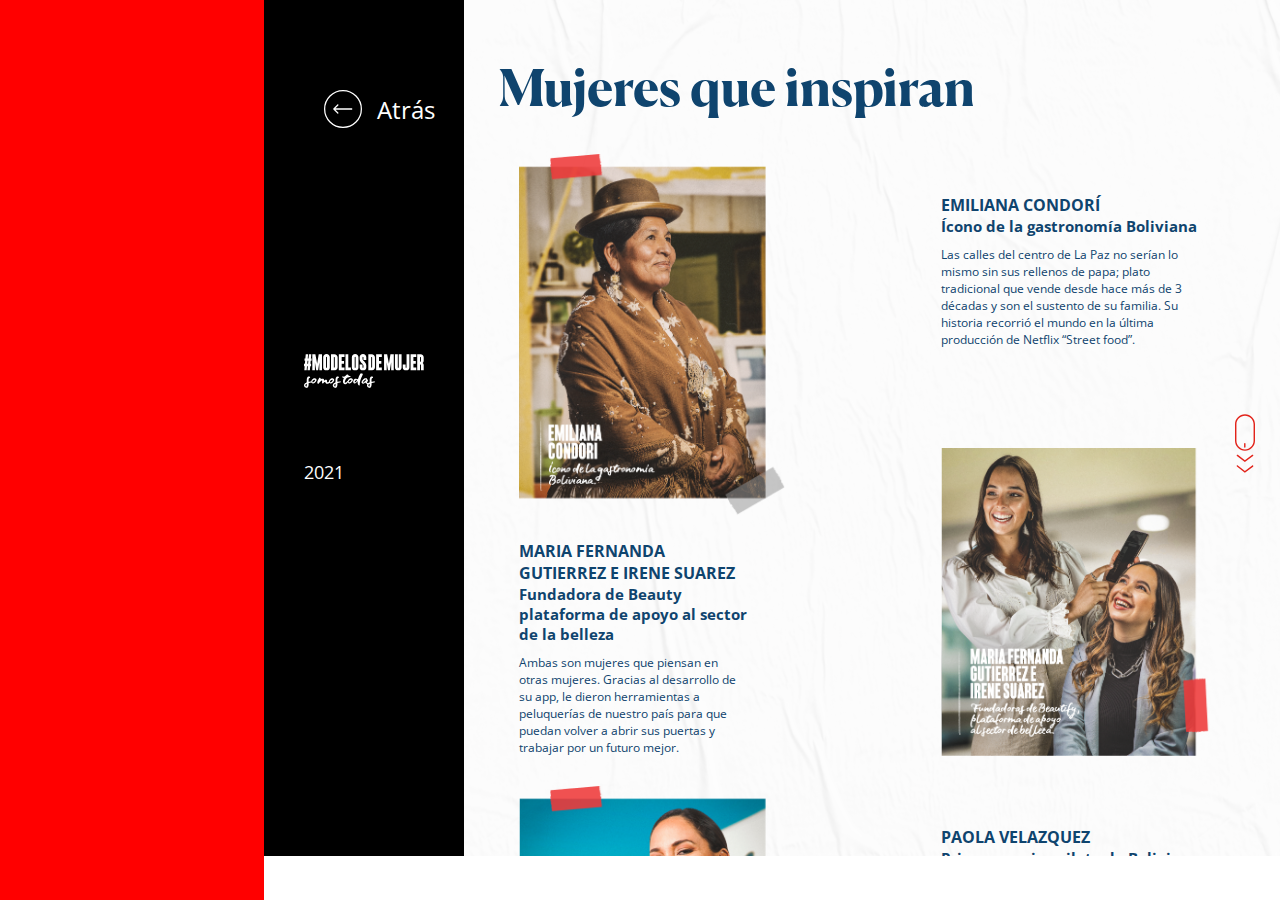
<file: inspiration.html>
<!DOCTYPE html>
<html lang="en">
<head>
    <meta charset="UTF-8">
    <meta http-equiv="X-UA-Compatible" content="IE=edge">
    <meta name="viewport" content="width=device-width, initial-scale=1.0">
    <title>Document</title>
    <link rel="stylesheet" href="css/styles.css">
    <link rel="stylesheet" type="text/css" href="vendor/slick/slick.css" />
</head>
<body>
    <main>
        <aside class="navigation"></aside>
        <div class="abi-inpiration--page">
            <section class="abi-main-section">
                <aside class="abi-main-section-menu">
                    <a class="goback" href="/">
                        <span class="icon-go-back"></span> Atrás
                    </a>
                    <nav class="abi-main-section-menu-nav">
                        <img src="/img/menu-logo.svg" alt="">
                        <ul>
                            <li>
                                 <a href="">2021</a>
                            </li>
                        </ul>
                    </nav>
                </aside>
                <section class="abi-main-section-container abi-women-inpiration">
                    <h2>Mujeres que inspiran</h2>
                    <section class="abi-slide--inspiration">
                        <div class="abi-inspiration--cases">
                            <div class="abi-inspiration-women">
                                <div class="inpiration-women-image">
                                    <img src="/img/inpiration/img-1.png" alt="">
                                </div>
                                <article>
                                    <h3>EMILIANA CONDORÍ </h3>
                                    <b>Ícono de la gastronomía Boliviana</b>
                                    <p>
                                        Las calles del centro de La Paz no serían lo mismo sin sus rellenos de papa;
                                        plato tradicional que vende desde hace más de 3 décadas y son el sustento de su familia. 
                                        Su historia recorrió el mundo en la última producción de Netflix “Street food”.
                                    </p>
                                </article>
                            </div>
                            <div class="abi-inspiration-women reverse">
                                <div class="inpiration-women-image">
                                    <img src="/img/inpiration/img-2.png" alt="">
                                </div>
                                <article>
                                    <h3>MARIA FERNANDA GUTIERREZ E IRENE SUAREZ</h3>
                                    <b>Fundadora de Beauty plataforma de apoyo al sector de la belleza</b>
                                    <p>
                                        Ambas son mujeres que piensan en otras mujeres. Gracias al desarrollo de su app,
                                        le dieron herramientas a peluquerías de nuestro país para que puedan volver a
                                        abrir sus puertas y trabajar por un futuro mejor.
                                    </p>
                                </article>
                            </div>
                        </div>
                        
                        <div class="abi-inspiration--cases">
                            <div class="abi-inspiration-women">
                                <div class="inpiration-women-image">
                                    <img src="/img/inpiration/img-3.png" alt="">
                                </div>
                                <article>
                                    <h3>PAOLA VELAZQUEZ</h3>
                                    <b>Primera mujer piloto de Bolivia</b>
                                    <p>
                                        Un ejemplo y una fuente de inspiración para todas aquellas mujeres que quieren ser pilotos de su propio destino.
                                    </p>
                                </article>
                            </div>
                            <div class="abi-inspiration-women reverse">
                                <div class="inpiration-women-image">
                                    <img src="/img/inpiration/img-4.png" alt="">
                                </div>
                                <article>
                                    <h3>SAAVEDRA ORDOÑEZ</h3>
                                    <b>Líder potosina nacida para inspirar y ayudar</b>
                                    <p>
                                        Su misión es clara, erradicar el machismo en el hogar.
                                        Gracias a diferentes charlas e iniciativas lleva adelante esta lucha utilizando como arma la educación.
                                    </p>
                                </article>
                            </div>
                        </div>

                        <div class="abi-inspiration--cases one-case">
                            <div class="abi-inspiration-women">
                                <div class="inpiration-women-image">
                                    <img src="/img/inpiration/img-5.png" alt="">
                                </div>
                                <article>
                                    <h3>SHARON PEREZ</h3>
                                    <b>Artista. Revalorizando la esencia del pueblo afroboliviano</b>
                                    <p>
                                        Sus obras reflejan la identidad del pueblo afroboliviano y ayudan a romper los estereotipos.
                                        Además ella promueve el desarrollo de otros artistas que comparten su misma visión: rescatar la esencia de nuestras raíces.
                                    </p>
                                </article>
                            </div>
                        </div>
                    </section>
                    <nav class="abi-slide--inspiration-dots"></nav>
                </section>
            </section>
        </div>
    </main>
</body>
<script src="http://ajax.googleapis.com/ajax/libs/jquery/3.1.0/jquery.min.js"></script>
<script type="text/javascript" src="vendor/slick/slick.min.js"></script>
<script type="text/javascript" src="js/womenModel.js"></script>
<script>
</script>
</html>
</file>
<file: css/styles.css>
@import url("https://fonts.googleapis.com/css2?family=Open+Sans:ital,wght@0,300;0,400;0,600;0,700;0,800;1,300;1,400;1,600;1,700;1,800&display=swap");
html,
body,
main {
  height: 100%;
  width: 100%; }

main {
  display: flex; }

.abi-main--page,
.abi-inpiration--page {
  width: 100%;
  height: calc(100vh - 44px); }

.abi-main--wrapper-sections {
  width: fit-content;
  height: 100%;
  overflow-y: auto;
  scroll-behavior: smooth;
  scrollbar-color: #E2231A rgba(221, 221, 221, 0.6);
  scrollbar-width: thin;
  /* Track */
  /* Handle */ }
  .abi-main--wrapper-sections::-webkit-scrollbar {
    width: 10px; }
  .abi-main--wrapper-sections::-webkit-scrollbar-track {
    border-radius: 0px;
    background-color: rgba(221, 221, 221, 0.6); }
  .abi-main--wrapper-sections::-webkit-scrollbar-thumb {
    background: #E2231A;
    border-radius: 0px; }

.abi-main-section {
  display: flex;
  justify-content: space-between;
  height: 100%;
  width: 100%; }
  @media (max-width: 900px) {
    .abi-main-section {
      flex-wrap: wrap; } }
  .abi-main-section .abi-main-section-menu {
    min-width: 285px;
    max-width: 585px;
    width: 40%;
    height: 100%;
    background-color: #000000;
    display: flex;
    justify-content: center;
    align-items: center;
    position: relative; }
    .abi-main-section .abi-main-section-menu .goback {
      text-decoration: none;
      cursor: pointer;
      display: flex;
      justify-content: center;
      align-items: center;
      position: absolute;
      background-color: #000000;
      top: 10vh;
      left: 60px;
      color: #FFF;
      font-size: 24px;
      font-family: 'Open Sans', sans-serif; }
      .abi-main-section .abi-main-section-menu .goback .icon-go-back {
        display: inline-block;
        width: 3vw;
        height: 3vw;
        max-width: 54px;
        max-height: 54px;
        min-width: 34px;
        min-height: 34px;
        background-image: url("../img/icons/go-back.svg");
        background-position: center;
        background-size: cover;
        background-repeat: no-repeat;
        margin-right: 15px; }
    .abi-main-section .abi-main-section-menu .abi-main-section-menu-nav {
      padding: 0px 40px;
      max-width: 408px; }
      .abi-main-section .abi-main-section-menu .abi-main-section-menu-nav img {
        width: 100%; }
      .abi-main-section .abi-main-section-menu .abi-main-section-menu-nav ul {
        margin-top: 50px; }
        .abi-main-section .abi-main-section-menu .abi-main-section-menu-nav ul li {
          color: #FFF;
          font-size: 18px;
          font-family: 'Open Sans', sans-serif;
          padding: 18px 0px; }
          .abi-main-section .abi-main-section-menu .abi-main-section-menu-nav ul li.slick-active a {
            font-weight: bold; }
          .abi-main-section .abi-main-section-menu .abi-main-section-menu-nav ul li a {
            transition: 0.6s all;
            text-decoration: none;
            color: #FFF;
            font-size: 18px;
            font-family: 'Open Sans', sans-serif; }
    @media (max-width: 1280px) {
      .abi-main-section .abi-main-section-menu {
        width: 20%; } }
    @media (max-width: 1000px) {
      .abi-main-section .abi-main-section-menu {
        min-width: 180px; } }
    @media (max-width: 900px) {
      .abi-main-section .abi-main-section-menu {
        min-width: 100% !important;
        max-width: unset;
        width: 100%;
        height: 359px; }
        .abi-main-section .abi-main-section-menu .goback {
          top: 49px;
          right: 29px;
          left: unset;
          margin-right: 0px;
          color: transparent;
          font-size: 0px;
          font-family: 'Open Sans', sans-serif; }
        .abi-main-section .abi-main-section-menu .abi-main-section-menu-nav {
          margin-top: 30px; }
          .abi-main-section .abi-main-section-menu .abi-main-section-menu-nav img {
            max-width: 300px; }
          .abi-main-section .abi-main-section-menu .abi-main-section-menu-nav ul {
            margin-top: 10px; }
            .abi-main-section .abi-main-section-menu .abi-main-section-menu-nav ul li {
              padding: 8px 0px;
              font-size: 16px; }
              .abi-main-section .abi-main-section-menu .abi-main-section-menu-nav ul li a {
                font-size: 16px; } }
  .abi-main-section .abi-main-section-container {
    padding: 30px 70px 70px 35px;
    width: fit-content;
    min-width: 800px;
    background-image: url("/img/Textura_papel.svg");
    background-size: cover;
    background-position: top;
    background-repeat: no-repeat;
    position: relative;
    overflow-x: hidden;
    overflow-y: auto; }
    .abi-main-section .abi-main-section-container:not(.abi-women-inpiration)::before {
      content: "";
      pointer-events: none;
      background-image: url("/img/icons/scroll-icon.svg");
      background-repeat: no-repeat;
      background-position: left;
      background-size: contain;
      position: absolute;
      right: 0px;
      width: 50px;
      margin: auto;
      top: 0;
      bottom: 0;
      height: 70px;
      z-index: 2; }
    .abi-main-section .abi-main-section-container:not(.abi-women-inpiration) > h2,
    .abi-main-section .abi-main-section-container:not(.abi-women-inpiration) > h1 {
      font-size: 70px; }
    .abi-main-section .abi-main-section-container .abi-women-inpiration h2 {
      font-size: 3vw; }
    .abi-main-section .abi-main-section-container > h2,
    .abi-main-section .abi-main-section-container > h1 {
      width: 100%;
      color: #0F446E;
      margin-bottom: 20px;
      font-family: 'Canela-Bold'; }
    .abi-main-section .abi-main-section-container p:not(p:last-child) {
      margin-bottom: 15px; }
    .abi-main-section .abi-main-section-container p {
      color: #0F446E;
      font-size: 16px;
      font-family: 'Open Sans', sans-serif; }

.abi-interactive-video {
  margin-top: 50px;
  width: 100%;
  height: 20vw;
  display: flex;
  justify-content: center;
  align-items: center; }
  .abi-interactive-video iframe {
    border-radius: 10px;
    width: 100%;
    height: 100%; }

.abi-interactive-actions {
  margin-top: 10%;
  width: 100%;
  text-align: center; }
  .abi-interactive-actions button,
  .abi-interactive-actions a {
    cursor: pointer;
    background-color: transparent;
    color: #0F446E;
    font-family: "Open Sans", sans-serif;
    border-width: 1px;
    border-style: solid;
    border-color: #0F446E;
    border-radius: 75px;
    padding: 10px 60px;
    width: 100%;
    font-size: 24px;
    max-width: 361px;
    height: 65px;
    cursor: pointer;
    text-decoration: none; }
    .abi-interactive-actions button:active, .abi-interactive-actions button:hover, .abi-interactive-actions button:focus, .abi-interactive-actions button:visited,
    .abi-interactive-actions a:active,
    .abi-interactive-actions a:hover,
    .abi-interactive-actions a:focus,
    .abi-interactive-actions a:visited {
      outline: transparent !important; }

.navigation {
  width: 332px;
  height: 100%;
  background-color: red; }
  @media (max-width: 1023px) {
    .navigation {
      display: none; } }

.abi-container-block-information {
  display: flex;
  justify-content: space-evenly;
  margin: 40px 0px; }
  .abi-container-block-information article.block-information:first-child {
    margin-right: 15px; }
  .abi-container-block-information article.block-information:last-child {
    margin-left: 15px; }
  .abi-container-block-information article.block-information {
    width: 50%;
    text-align: center;
    display: flex;
    justify-content: space-between;
    flex-direction: column; }
    .abi-container-block-information article.block-information header span {
      margin: 0px auto;
      display: block;
      width: 60px;
      height: 60px;
      margin-bottom: 20px;
      background-position: center;
      background-repeat: no-repeat;
      background-size: contain; }
      .abi-container-block-information article.block-information header span.phone-icon {
        background-image: url("../img/icons/phone.svg"); }
      .abi-container-block-information article.block-information header span.calendar-icon {
        background-image: url("../img/icons/calendar_today.svg"); }
    .abi-container-block-information article.block-information header h4,
    .abi-container-block-information article.block-information header h2 {
      color: #E2231A;
      font-size: 30px;
      font-family: 'Open Sans', sans-serif; }
    .abi-container-block-information article.block-information p.description {
      margin: 10px 0px;
      font-size: 20px; }
    .abi-container-block-information article.block-information .block-information-actions span {
      display: block;
      margin-bottom: 20px;
      font-weight: bold;
      font-size: 20px;
      font-family: 'Open Sans', sans-serif; }
    .abi-container-block-information article.block-information .block-information-actions button {
      font-size: 20px;
      width: 90%;
      height: 65px;
      cursor: pointer;
      background-color: transparent;
      color: #0F446E;
      font-family: "Open Sans", sans-serif;
      border-width: 1px;
      border-style: solid;
      border-color: #0F446E;
      border-radius: 75px;
      padding: 10px 60px;
      background-color: #E2231A;
      border-color: transparent;
      color: #FFF;
      padding: 0px;
      cursor: pointer; }
      .abi-container-block-information article.block-information .block-information-actions button:active, .abi-container-block-information article.block-information .block-information-actions button:hover, .abi-container-block-information article.block-information .block-information-actions button:focus, .abi-container-block-information article.block-information .block-information-actions button:visited {
        outline: transparent !important; }

.abi-form_content {
  padding: 30px 0px;
  max-width: 1444px; }
  .abi-form_content form {
    display: flex;
    flex-wrap: wrap;
    width: 100%; }
    .abi-form_content form #abi-form_content__second_third_step {
      margin-left: 40px;
      box-sizing: border-box;
      padding: 25px;
      margin-top: 80px;
      width: 45%;
      max-width: 401px;
      min-width: 380px;
      height: max-content;
      background-color: rgba(255, 255, 255, 0.9); }
  .abi-form_content .abi-step_form_header {
    font-family: "Bemio";
    color: #0F446E;
    font-weight: bold;
    text-transform: uppercase;
    position: relative;
    font-size: 24px;
    margin: 15px 0px; }
    .abi-form_content .abi-step_form_header::before {
      content: '';
      background-color: #0F446E;
      width: calc(65% - 44px);
      height: 1px;
      top: 50%;
      margin-top: -0.5px;
      right: 0px;
      position: absolute;
      right: 44px; }
    .abi-form_content .abi-step_form_header::after {
      content: '';
      border: 1px solid #0F446E;
      border-radius: 50%;
      position: absolute;
      height: 43px;
      width: 43px;
      top: 50%;
      margin-top: -21.5px;
      right: 0px;
      background-color: transparent;
      background-image: url(../img/check.svg);
      background-size: auto;
      background-repeat: no-repeat;
      background-position: center; }
  .abi-form_content .abi-form_group {
    width: 100%;
    display: flex;
    justify-content: space-between;
    margin-bottom: 25px; }
    .abi-form_content .abi-form_group.abi-checkboxes {
      flex-wrap: wrap;
      margin-top: 20px; }
    .abi-form_content .abi-form_group .abi-form_item {
      width: 45%; }
      .abi-form_content .abi-form_group .abi-form_item.birthday-group {
        display: flex;
        flex-wrap: wrap;
        justify-content: space-between; }
        .abi-form_content .abi-form_group .abi-form_item.birthday-group div.js-form-item {
          width: 100%; }
        .abi-form_content .abi-form_group .abi-form_item.birthday-group label {
          width: 100%; }
        .abi-form_content .abi-form_group .abi-form_item.birthday-group select {
          width: 30%; }
    .abi-form_content .abi-form_group .js-form-item.js-form-type-checkbox {
      width: 100%;
      display: flex;
      align-items: center;
      margin-bottom: 10px; }
      .abi-form_content .abi-form_group .js-form-item.js-form-type-checkbox input[type="checkbox"] {
        margin-right: 20px;
        height: 20px;
        width: 20px;
        min-height: 20px;
        min-width: 20px;
        -webkit-appearance: none;
        -webkit-box-shadow: 0px 0px 0px 2px #4F4F4F;
        border-radius: 2px; }
        .abi-form_content .abi-form_group .js-form-item.js-form-type-checkbox input[type="checkbox"]:checked {
          background-color: #000000;
          background-image: url("data:image/svg+xml,%3Csvg width='10' height='8' viewBox='0 0 10 8' fill='none' xmlns='http://www.w3.org/2000/svg'%3E%3Cpath fill-rule='evenodd' clip-rule='evenodd' d='M9.12075 0.215994C9.55376 0.558799 9.62689 1.18773 9.28409 1.62074L4.53409 7.62074C4.34402 7.86083 4.05442 8.0006 3.74821 8.00004C3.44199 7.99948 3.15291 7.85865 2.96372 7.61786L0.213724 4.11786C-0.127489 3.68359 -0.0520506 3.05494 0.382221 2.71372C0.816493 2.37251 1.44515 2.44795 1.78636 2.88222L3.75301 5.38522L7.716 0.379337C8.0588 -0.0536794 8.68773 -0.12681 9.12075 0.215994Z' fill='white'/%3E%3C/svg%3E%0A");
          background-position: center;
          background-size: 70%;
          background-repeat: no-repeat;
          -webkit-box-shadow: 0px 0px 0px 2px #000000; }
      .abi-form_content .abi-form_group .js-form-item.js-form-type-checkbox label {
        margin-top: 5px; }
        .abi-form_content .abi-form_group .js-form-item.js-form-type-checkbox label a {
          color: #000000;
          text-decoration: underline; }
      .abi-form_content .abi-form_group .js-form-item.js-form-type-checkbox .description {
        font-size: 15px;
        font-family: 'Open Sans', sans-serif; }
        .abi-form_content .abi-form_group .js-form-item.js-form-type-checkbox .description a {
          color: #000000;
          font-weight: bold; }
    .abi-form_content .abi-form_group label,
    .abi-form_content .abi-form_group input {
      display: block;
      border-radius: 0px !important;
      font-family: "Open Sans", sans-serif;
      font-style: normal;
      font-weight: bold;
      font-size: 14px; }
    .abi-form_content .abi-form_group label {
      line-height: 22px;
      font-size: 14px;
      font-weight: 400;
      color: #4F4F4F; }
    .abi-form_content .abi-form_group input:not(input[type="checkbox"]) {
      background-color: transparent;
      width: 100%;
      padding: 10px;
      padding-left: 0px !important;
      box-sizing: border-box;
      -moz-box-sizing: border-box;
      -webkit-box-sizing: border-box;
      border: none;
      border-bottom-width: 2px;
      border-bottom-style: solid;
      border-bottom-color: rgba(79, 79, 79, 0.4);
      color: #4F4F4F;
      font-weight: bold; }
      .abi-form_content .abi-form_group input:not(input[type="checkbox"]):hover, .abi-form_content .abi-form_group input:not(input[type="checkbox"]):focus, .abi-form_content .abi-form_group input:not(input[type="checkbox"]):active {
        outline: 0;
        outline-color: transparent !important; }
      .abi-form_content .abi-form_group input:not(input[type="checkbox"]):-webkit-autofill, .abi-form_content .abi-form_group input:not(input[type="checkbox"]):-webkit-autofill:hover, .abi-form_content .abi-form_group input:not(input[type="checkbox"]):-webkit-autofill:focus, .abi-form_content .abi-form_group input:not(input[type="checkbox"]):-webkit-autofill:active {
        box-shadow: 0 0 0 30px white inset !important;
        -webkit-box-shadow: 0 0 0 30px white inset !important; }
      .abi-form_content .abi-form_group input:not(input[type="checkbox"])::placeholder {
        font-weight: normal !important;
        color: #4F4F4F;
        font-weight: bold !important;
        font-family: 'Open Sans', sans-serif;
        font-size: 14px; }
      .abi-form_content .abi-form_group input:not(input[type="checkbox"]).date {
        padding-left: 30px !important;
        background-image: url("../img/icons/calendar_today_gray.svg");
        background-repeat: no-repeat;
        background-position-y: center;
        background-position-x: left; }
    .abi-form_content .abi-form_group select {
      width: 100%;
      display: inline-block;
      height: 37px;
      border: 1px solid transparent;
      border: none;
      background-repeat: no-repeat, repeat !important;
      background-position: right .7em top 50%, 0 0 !important;
      background-size: .95em auto, 100% !important;
      background-color: transparent;
      -webkit-appearance: none;
      -moz-appearance: none;
      appearance: none;
      border-bottom-width: 2px;
      border-bottom-style: solid;
      border-bottom-color: rgba(79, 79, 79, 0.4);
      border-radius: 0px !important; }
      .abi-form_content .abi-form_group select:hover, .abi-form_content .abi-form_group select:focus, .abi-form_content .abi-form_group select:active {
        outline: 0;
        outline-color: transparent !important; }
  .abi-form_content .abi-form-actions {
    width: 100%;
    text-align: center;
    margin: 20px 0px; }
    .abi-form_content .abi-form-actions button,
    .abi-form_content .abi-form-actions input.button {
      font-weight: bold;
      cursor: pointer;
      background-color: transparent;
      color: #0F446E;
      font-family: "Open Sans", sans-serif;
      border-width: 1px;
      border-style: solid;
      border-color: #0F446E;
      border-radius: 75px;
      padding: 10px 60px; }
      .abi-form_content .abi-form-actions button:active, .abi-form_content .abi-form-actions button:hover, .abi-form_content .abi-form-actions button:focus, .abi-form_content .abi-form-actions button:visited,
      .abi-form_content .abi-form-actions input.button:active,
      .abi-form_content .abi-form-actions input.button:hover,
      .abi-form_content .abi-form-actions input.button:focus,
      .abi-form_content .abi-form-actions input.button:visited {
        outline: transparent !important; }

@media (max-width: 1450px) {
  .abi-main-section.main-page .abi-main-section-container {
    min-width: min-content !important; } }

@media (max-width: 1450px) and (min-width: 900px) {
  article.block-information header h4,
  article.block-information header h2 {
    font-size: 2vw !important; }
  article.block-information p.description {
    font-size: 1.2vw !important; }
  article.block-information .block-information-actions span {
    font-size: 1.1vw !important; }
  article.block-information .block-information-actions button {
    font-size: 1.4vw !important;
    height: 4.5vw !important; } }

@media (max-width: 1280px) {
  .abi-main-section .abi-main-section-menu.main-page {
    width: 35% !important; } }

@media (max-width: 900px) {
  .abi-main--page,
  .abi-inpiration--page {
    height: auto !important; }
  .abi-main--wrapper-sections {
    height: fit-content; }
    .abi-main--wrapper-sections .abi-main-section-container:not(.active) {
      display: none; }
    .abi-main--wrapper-sections .abi-main-section-container.active {
      padding: 50px 30px !important; }
  .abi-main-section.main-page .abi-main-section-menu .abi-main-section-menu-nav {
    margin-top: 0px !important; }
  .abi-main-section.main-page .abi-main-section-container {
    min-width: min-content !important;
    padding: 30px; }
    .abi-main-section.main-page .abi-main-section-container > h2,
    .abi-main-section.main-page .abi-main-section-container > h1 {
      font-size: 40px; }
    .abi-main-section.main-page .abi-main-section-container blockquote p {
      font-size: 18px; }
    .abi-main-section.main-page .abi-main-section-container .abi-form_content form .abi-form_group label:not(.error) {
      font-size: 15px; }
    .abi-main-section.main-page .abi-main-section-container .abi-form_content form .abi-form_group input:not(input[type="checkbox"]) {
      font-size: 18px; }
    .abi-main-section.main-page .abi-main-section-container::before {
      content: unset; }
  .abi-interactive-video {
    width: 98%;
    height: 46vw;
    max-width: 400px;
    max-height: 200px;
    padding: 0px 7px;
    margin: 0px auto;
    margin-top: 28px; }
  .abi-interactive-actions button {
    font-size: 18px;
    padding: 0px; } }

@media (max-width: 680px) {
  .abi-main-section.main-page .abi-main-section-menu {
    background-image: url("/img/header-background.png");
    background-position: center;
    background-repeat: no-repeat;
    background-size: 125%; }
  .abi-main-section.main-page .abi-main-section-container .abi-form_content {
    padding: 0px !important;
    max-width: 600px;
    margin: 0px auto;
    margin-top: 30px; }
    .abi-main-section.main-page .abi-main-section-container .abi-form_content form .abi-form_group {
      margin-bottom: 0px;
      flex-wrap: wrap; }
      .abi-main-section.main-page .abi-main-section-container .abi-form_content form .abi-form_group .abi-form_item {
        width: 100%;
        margin-bottom: 20px; }
  .abi-container-block-information {
    flex-wrap: wrap;
    max-width: 600px;
    margin-bottom: 0px; }
    .abi-container-block-information article.block-information {
      margin-bottom: 50px;
      margin-left: 0px !important;
      width: 100%; }
      .abi-container-block-information article.block-information header h4,
      .abi-container-block-information article.block-information header h2 {
        font-size: 24px !important; }
      .abi-container-block-information article.block-information header p.description {
        font-size: 18px !important; }
      .abi-container-block-information article.block-information .block-information-actions span {
        font-size: 17px !important; }
      .abi-container-block-information article.block-information .block-information-actions button {
        padding: 0px;
        font-size: 17px !important; } }

@media (min-width: 990px) {
  .dialog-off-canvas-main-canvas .container-all {
    height: calc(100vh - 45px) !important; }
    .dialog-off-canvas-main-canvas .container-all .navbar-lateral {
      height: unset !important; }
  html {
    overflow: hidden; } }

.abi-inpiration--page {
  width: 100%; }

.abi-main-section-container.abi-women-inpiration {
  scrollbar-color: #E2231A rgba(221, 221, 221, 0.6);
  scrollbar-width: thin;
  /* Track */
  /* Handle */
  padding-bottom: 0px;
  position: relative;
  display: flex;
  flex-wrap: wrap;
  justify-content: center;
  align-items: center; }
  .abi-main-section-container.abi-women-inpiration::-webkit-scrollbar {
    width: 10px; }
  .abi-main-section-container.abi-women-inpiration::-webkit-scrollbar-track {
    border-radius: 0px;
    background-color: rgba(221, 221, 221, 0.6); }
  .abi-main-section-container.abi-women-inpiration::-webkit-scrollbar-thumb {
    background: #E2231A;
    border-radius: 0px; }
  .abi-main-section-container.abi-women-inpiration h2 {
    width: 100%;
    margin-top: 4vh;
    margin-bottom: 36px;
    font-size: 4vw; }
  .abi-main-section-container.abi-women-inpiration::before {
    content: "";
    position: fixed;
    right: 25px;
    height: 80px;
    width: 20px;
    background-image: url(../img/icons/scroll-icon-red.svg);
    background-repeat: no-repeat;
    background-position: left;
    background-size: contain; }

.abi-slide--inspiration {
  display: flex;
  flex-wrap: wrap;
  margin-left: 20px; }
  .abi-slide--inspiration.slick-initialized {
    width: 100% !important; }
  .abi-slide--inspiration .abi-inspiration--cases {
    max-width: 777px;
    max-height: 793px;
    min-height: 777px;
    height: 53vw;
    position: relative;
    display: flex;
    flex-wrap: wrap;
    width: 100%;
    margin-bottom: 30px; }
    .abi-slide--inspiration .abi-inspiration--cases.one-case {
      min-height: 429px;
      height: 35vw;
      padding-top: 10%; }
      .abi-slide--inspiration .abi-inspiration--cases.one-case .inpiration-women-image {
        margin-top: -20px; }
    .abi-slide--inspiration .abi-inspiration--cases .abi-inspiration-women {
      height: fit-content;
      width: 100%;
      display: flex;
      justify-content: space-between; }
      .abi-slide--inspiration .abi-inspiration--cases .abi-inspiration-women .inpiration-women-image {
        position: relative; }
        .abi-slide--inspiration .abi-inspiration--cases .abi-inspiration-women .inpiration-women-image img {
          position: absolute; }
      .abi-slide--inspiration .abi-inspiration--cases .abi-inspiration-women article h3 {
        width: 94%;
        font-size: 24px;
        font-family: 'Open Sans', sans-serif;
        font-weight: bold !important;
        color: #0F446E; }
      .abi-slide--inspiration .abi-inspiration--cases .abi-inspiration-women article b {
        color: #0F446E;
        font-size: 19px;
        font-family: 'Open Sans', sans-serif; }
      .abi-slide--inspiration .abi-inspiration--cases .abi-inspiration-women article p {
        line-height: 24px;
        margin-top: 10px;
        color: #0F446E;
        font-size: 18px;
        font-family: 'Open Sans', sans-serif; }
      .abi-slide--inspiration .abi-inspiration--cases .abi-inspiration-women:not(.reverse) {
        height: calc(445px / 1.3); }
        .abi-slide--inspiration .abi-inspiration--cases .abi-inspiration-women:not(.reverse) .inpiration-women-image img {
          top: 0px;
          max-width: 339px; }
        .abi-slide--inspiration .abi-inspiration--cases .abi-inspiration-women:not(.reverse) article {
          margin-top: 40px;
          max-width: 388px;
          height: fit-content; }
      .abi-slide--inspiration .abi-inspiration--cases .abi-inspiration-women.reverse {
        height: calc(445px / 1.4);
        flex-direction: row-reverse;
        align-items: stretch;
        position: absolute;
        bottom: 0px; }
        .abi-slide--inspiration .abi-inspiration--cases .abi-inspiration-women.reverse .inpiration-women-image img {
          bottom: 0px;
          max-width: 388px;
          right: 0px; }
        .abi-slide--inspiration .abi-inspiration--cases .abi-inspiration-women.reverse article {
          width: 47%;
          max-width: 388px; }

.abi-slide--inspiration.slick-slider {
  position: relative; }
  .abi-slide--inspiration.slick-slider .slick-dots {
    background-color: #FFF;
    position: absolute;
    margin: auto;
    top: 0;
    bottom: 0;
    z-index: 2;
    right: -40px;
    width: 28px;
    height: max-content;
    padding-bottom: 100px;
    text-align: center;
    display: flex;
    flex-wrap: wrap;
    justify-content: center; }
    .abi-slide--inspiration.slick-slider .slick-dots::before {
      content: "";
      position: absolute;
      background-image: url("../img/icons/scroll-icon-red.svg");
      background-repeat: no-repeat;
      background-position: left;
      background-size: contain;
      width: 70%;
      height: 100px;
      bottom: 0px;
      margin: 0px auto; }
    .abi-slide--inspiration.slick-slider .slick-dots li button {
      cursor: pointer;
      font-size: 1px;
      width: 15px;
      height: 15px;
      border-radius: 50%;
      border: 1px solid #E2231A; }
      .abi-slide--inspiration.slick-slider .slick-dots li button:active, .abi-slide--inspiration.slick-slider .slick-dots li button:hover, .abi-slide--inspiration.slick-slider .slick-dots li button:focus, .abi-slide--inspiration.slick-slider .slick-dots li button:visited {
        outline: transparent !important; }
    .abi-slide--inspiration.slick-slider .slick-dots li.slick-active button {
      background-color: #E2231A; }

@media (max-width: 1450px) {
  .abi-slide--inspiration .abi-inspiration--cases {
    max-width: 54vw !important;
    width: 100% !important;
    height: 49vw;
    min-height: 654px; }
    .abi-slide--inspiration .abi-inspiration--cases .abi-inspiration-women .inpiration-women-image img {
      width: 25vw;
      min-width: 298px; }
    .abi-slide--inspiration .abi-inspiration--cases .abi-inspiration-women:not(.reverse) article {
      width: 25vw;
      min-width: 298px; }
    .abi-slide--inspiration .abi-inspiration--cases .abi-inspiration-women.reverse {
      width: 100%;
      height: auto !important; }
    .abi-slide--inspiration .abi-inspiration--cases .abi-inspiration-women article h3 {
      font-size: 20px !important; }
    .abi-slide--inspiration .abi-inspiration--cases .abi-inspiration-women article b {
      font-size: 19px !important; }
    .abi-slide--inspiration .abi-inspiration--cases .abi-inspiration-women article p {
      font-size: 15px !important;
      line-height: initial; } }

@media (max-width: 1280px) {
  .abi-main-section-menu {
    min-width: 200px !important; }
  .abi-main-section-container.abi-women-inpiration {
    min-width: unset; }
  .abi-slide--inspiration .abi-inspiration--cases {
    width: 616px;
    min-height: 600px;
    height: 47vw !important;
    min-height: 573px !important; }
    .abi-slide--inspiration .abi-inspiration--cases .abi-inspiration-women .inpiration-women-image img {
      width: 21vw;
      min-width: 230px; }
    .abi-slide--inspiration .abi-inspiration--cases .abi-inspiration-women:not(.reverse) article {
      width: 21vw;
      min-width: 230px; }
    .abi-slide--inspiration .abi-inspiration--cases .abi-inspiration-women.reverse article {
      width: 18vw;
      min-width: 220px; }
    .abi-slide--inspiration .abi-inspiration--cases .abi-inspiration-women article h3 {
      font-size: 16px !important; }
    .abi-slide--inspiration .abi-inspiration--cases .abi-inspiration-women article b {
      font-size: 15px !important; }
    .abi-slide--inspiration .abi-inspiration--cases .abi-inspiration-women article p {
      font-size: 12px !important; } }

@media (max-width: 1000px) {
  .abi-main-section-menu {
    min-width: 285px !important; }
  .abi-main-section-container.abi-women-inpiration {
    width: 80%; } }

@media screen and (max-width: 900px) {
  .abi-main-section-container.abi-women-inpiration {
    padding: 0px 20px; }
  .abi-inpiration--page {
    height: min-content; }
  .abi-main-section-container.abi-women-inpiration {
    width: 100%;
    overflow: hidden; }
    .abi-main-section-container.abi-women-inpiration h2 {
      display: none; }
  .abi-slide--inspiration {
    margin-left: 0px !important;
    margin-top: 15px; }
    .abi-slide--inspiration .abi-inspiration--cases {
      min-height: unset !important;
      max-height: unset;
      width: 100%;
      height: unset !important;
      margin: 0px auto; }
      .abi-slide--inspiration .abi-inspiration--cases.one-case {
        padding-top: 0px !important; }
        .abi-slide--inspiration .abi-inspiration--cases.one-case .abi-inspiration-women .inpiration-women-image {
          margin-top: 0px !important; }
      .abi-slide--inspiration .abi-inspiration--cases .abi-inspiration-women {
        margin-bottom: 20px;
        display: block;
        height: initial !important; }
        .abi-slide--inspiration .abi-inspiration--cases .abi-inspiration-women .inpiration-women-image {
          text-align: center;
          width: 100%;
          height: fit-content; }
          .abi-slide--inspiration .abi-inspiration--cases .abi-inspiration-women .inpiration-women-image img {
            position: unset;
            width: 95%;
            min-width: 95%;
            max-width: unset !important; }
        .abi-slide--inspiration .abi-inspiration--cases .abi-inspiration-women article {
          margin-top: 10px !important;
          width: 100% !important;
          min-width: unset !important;
          max-width: unset !important; }
          .abi-slide--inspiration .abi-inspiration--cases .abi-inspiration-women article h3 {
            font-size: 20px; }
          .abi-slide--inspiration .abi-inspiration--cases .abi-inspiration-women article b {
            font-size: 19px; }
          .abi-slide--inspiration .abi-inspiration--cases .abi-inspiration-women article p {
            font-size: 16px !important;
            line-height: 21px !important;
            text-align: justify !important; }
        .abi-slide--inspiration .abi-inspiration--cases .abi-inspiration-women.reverse {
          position: unset; } }

@media screen and (max-width: 559px) {
  .abi-slide--inspiration .abi-inspiration--cases {
    max-width: 100% !important; } }

* {
  padding: 0px;
  margin: 0px; }

li {
  list-style: none; }

@font-face {
  font-family: 'Canela-Bold';
  src: url("fonts/Canela-Bold.otf"); }
</file>
